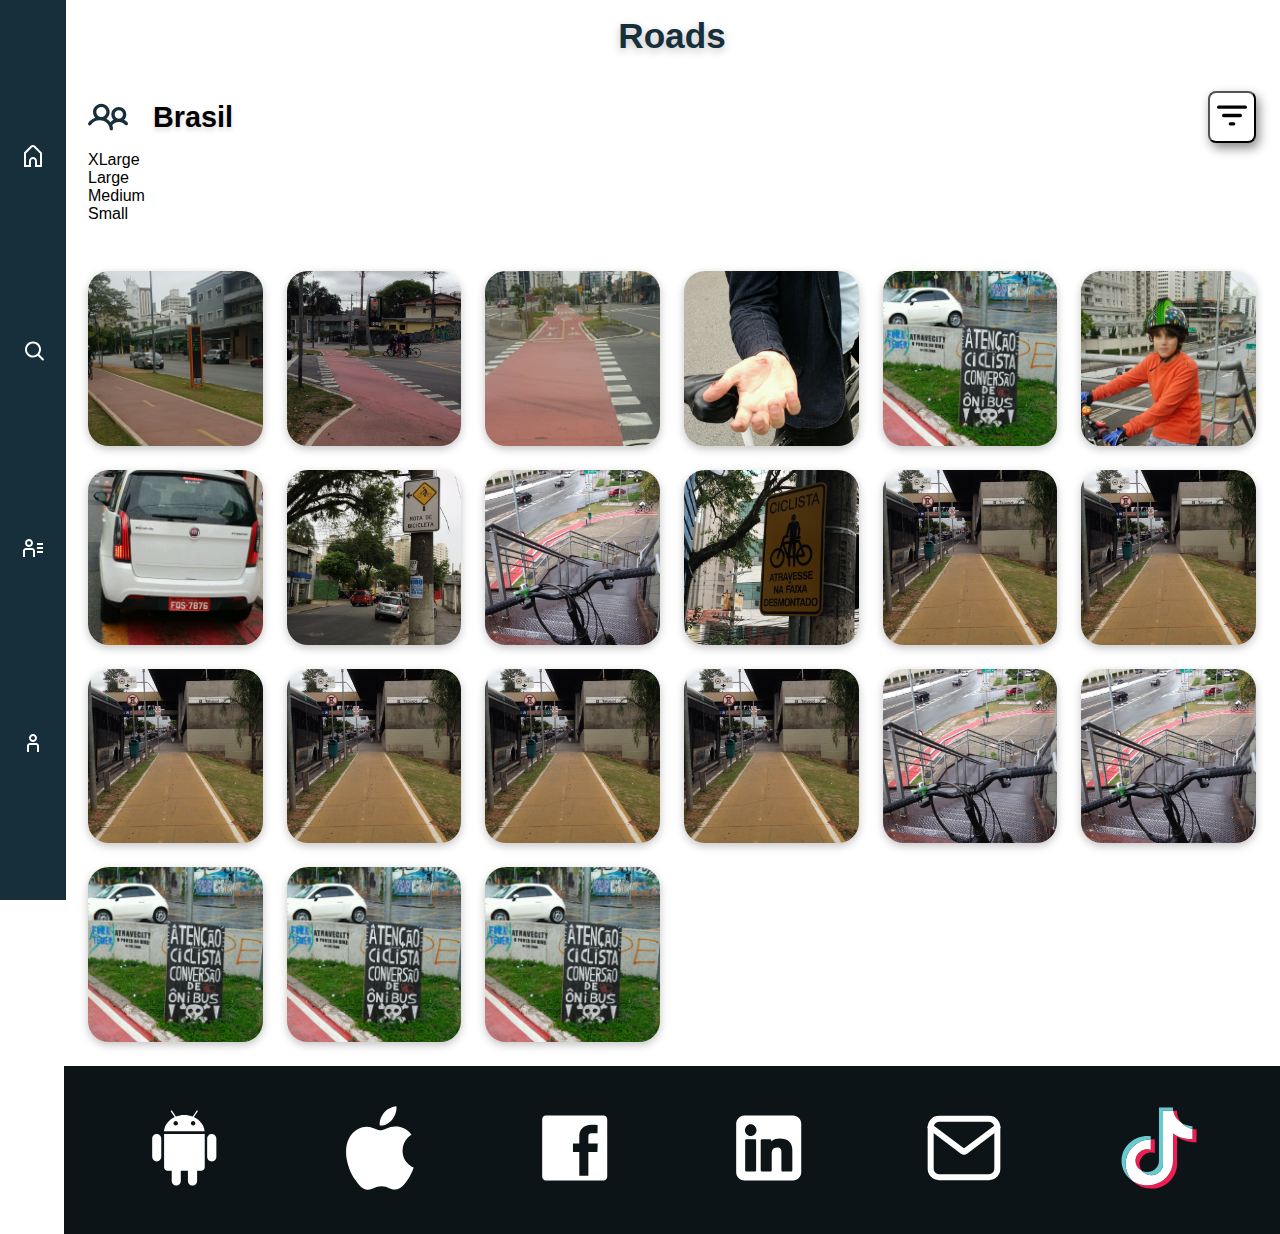
<file: index.html>
<!DOCTYPE html>
<html lang="en">
    <head>
        <meta charset="UTF-8">
        <meta name="viewport" content="width=device-width, initial-scale=1.0">
        <title>SnappThis</title>
        <link rel="stylesheet" href="./styles/style.css">
        <link href="https://fonts.cdnfonts.com/css/bariol" rel="stylesheet">
    </head>

    <body>
        <!-- Navigation -->
        <nav class="nav-bar" aria-label="Navigation">
            <ul>
                <li>
                    <a href="index.html" aria-label="Go to homepage">
                        <svg width="24" height="24" viewBox="0 0 24 24" fill="none" xmlns="http://www.w3.org/2000/svg"><path fill-rule="evenodd" clip-rule="evenodd" d="M21 8.77217L14.0208 1.79299C12.8492 0.621414 10.9497 0.621413 9.77817 1.79299L3 8.57116V23.0858H10V17.0858C10 15.9812 10.8954 15.0858 12 15.0858C13.1046 15.0858 14 15.9812 14 17.0858V23.0858H21V8.77217ZM11.1924 3.2072L5 9.39959V21.0858H8V17.0858C8 14.8767 9.79086 13.0858 12 13.0858C14.2091 13.0858 16 14.8767 16 17.0858V21.0858H19V9.6006L12.6066 3.2072C12.2161 2.81668 11.5829 2.81668 11.1924 3.2072Z" fill="white" /></svg>
                    </a>
                </li>

                <li>
                    <a href="explore.html" aria-label="Go to explorepage">
                        <svg width="24" height="24" viewBox="0 0 24 24" fill="none" xmlns="http://www.w3.org/2000/svg"><path fill-rule="evenodd" clip-rule="evenodd" d="M18.319 14.4326C20.7628 11.2941 20.542 6.75347 17.6569 3.86829C14.5327 0.744098 9.46734 0.744098 6.34315 3.86829C3.21895 6.99249 3.21895 12.0578 6.34315 15.182C9.22833 18.0672 13.769 18.2879 16.9075 15.8442C16.921 15.8595 16.9351 15.8745 16.9497 15.8891L21.1924 20.1317C21.5829 20.5223 22.2161 20.5223 22.6066 20.1317C22.9971 19.7412 22.9971 19.1081 22.6066 18.7175L18.364 14.4749C18.3493 14.4603 18.3343 14.4462 18.319 14.4326ZM16.2426 5.28251C18.5858 7.62565 18.5858 11.4246 16.2426 13.7678C13.8995 16.1109 10.1005 16.1109 7.75736 13.7678C5.41421 11.4246 5.41421 7.62565 7.75736 5.28251C10.1005 2.93936 13.8995 2.93936 16.2426 5.28251Z" fill="white" /></svg>
                    </a>
                </li>

                <li>
                    <a href="groups.html" aria-label="Invite users to join active snappgroups">
                        <svg width="24" height="24" viewBox="0 0 24 24" fill="none" xmlns="http://www.w3.org/2000/svg"><path fill-rule="evenodd" clip-rule="evenodd" d="M8 11C10.2091 11 12 9.20914 12 7C12 4.79086 10.2091 3 8 3C5.79086 3 4 4.79086 4 7C4 9.20914 5.79086 11 8 11ZM8 9C9.10457 9 10 8.10457 10 7C10 5.89543 9.10457 5 8 5C6.89543 5 6 5.89543 6 7C6 8.10457 6.89543 9 8 9Z" fill="white" /><path d="M11 14C11.5523 14 12 14.4477 12 15V21H14V15C14 13.3431 12.6569 12 11 12H5C3.34315 12 2 13.3431 2 15V21H4V15C4 14.4477 4.44772 14 5 14H11Z" fill="white" /><path d="M22 11H16V13H22V11Z" fill="white" /><path d="M16 15H22V17H16V15Z" fill="white" /><path d="M22 7H16V9H22V7Z" fill="white" /></svg>
                    </a>
                </li>

                <li>
                    <a href="profile.html" aria-label="Go to your profile">
                        <svg width="24" height="24" viewBox="0 0 24 24" fill="none" xmlns="http://www.w3.org/2000/svg"><path fill-rule="evenodd" clip-rule="evenodd" d="M16 7C16 9.20914 14.2091 11 12 11C9.79086 11 8 9.20914 8 7C8 4.79086 9.79086 3 12 3C14.2091 3 16 4.79086 16 7ZM14 7C14 8.10457 13.1046 9 12 9C10.8954 9 10 8.10457 10 7C10 5.89543 10.8954 5 12 5C13.1046 5 14 5.89543 14 7Z" fill="white" /><path d="M16 15C16 14.4477 15.5523 14 15 14H9C8.44772 14 8 14.4477 8 15V21H6V15C6 13.3431 7.34315 12 9 12H15C16.6569 12 18 13.3431 18 15V21H16V15Z" fill="white" /></svg>
                    </a>
                </li>
            </ul>
        </nav>

        <!-- Header -->
        <header class="mindmap-name">
            <h1>Roads</h1>
        </header>

        <!-- Main Section -->
        <main>
            <!-- Mindmap Section -->
            <section class="group-section" aria-label="group-title">
                <article class="group-name">
                    <img src="./assets/group-svgrepo-com.svg" id="group-icon" alt="Groupname Icon" width="40" height="40">
                    <h2 id="group-title">Brasil</h2>
                    <button id="filter" aria-label="Filter photo's">
                        <img src="./assets/filter-svgrepo-com.svg" alt="" width="40" height="45">
                    </button>
                    <ul class="filter-menu" id="filterMenu">
                        <li class="xlarge">XLarge</li>
                        <li class="large" id="active">Large</li>
                        <li class="medium">Medium</li>
                        <li class="small">Small</li>
                    </ul>
                </article>

            <!-- Photo's -->
            <section class="photo-container" aria-label="Photo's of group">
                <a href="detailpage.html" aria-label="View photo of São Paulo Pinheiros 1">
                    <img src="./assets/Cyclist-challenges/07THpQEvgN-justguerra-São-Paulo-Pinheiros.jpg" alt="Cycle path in São Paulo, Pinheiros 1">
                </a>

                <a href="detailpage.html" aria-label="View photo of São Paulo Pinheiros 2">
                    <img src="./assets/Cyclist-challenges/1eSkHe2Oxj-osmarsanches-São-Paulo-Pinheiros.jpg" alt="Cycle path in São Paulo, Pinheiros 2">
                </a>   

                <a href="detailpage.html" aria-label="View photo of São Paulo Pinheiros 3">
                    <img src="./assets/Cyclist-challenges/2qotcLC46v-justguerra-São-Paulo-Pinheiros.jpg" alt="Cycle path in São Paulo, Pinheiros 3">
                </a>

                <a href="detailpage.html" aria-label="View photo of São Paulo Pinheiros 4">
                    <img src="./assets/Cyclist-challenges/3phFqjIc3f-andreleme.fleury-São-Paulo-Pinheiros.jpg" alt="A hand with scratches">
                </a>

                <a href="detailpage.html" aria-label="View photo of São Paulo Pinheiros 5">
                    <img src="./assets/Cyclist-challenges/4Y2S9obv0f-Camila-São-Paulo-Pinheiros.jpg" alt="Warning sign along the road">
                </a>

                <a href="detailpage.html" aria-label="View photo of São Paulo Jardim">
                    <img src="./assets/Cyclist-challenges/6FGsgTENsa-justguerra-São-Paulo-Jardim EuropaPIX.jpg" alt="Blurred cyclist in São Paulo, Pinheiros">
                </a>

                <a href="detailpage.html" aria-label="View photo of São Paulo Pinheiros 6">
                    <img src="./assets/Cyclist-challenges/6qJZu130AK-stefano-São-Paulo-Pinheiros.jpg" alt="The back of a car">
                </a>

                <a href="detailpage.html" aria-label="View photo of São Paulo Vila Madalena">
                    <img src="./assets/Cyclist-challenges/8CFSIqOLKz-martijndewaal-São-Paulo-Vila-Madalena.jpg" alt="Road with cars">
                </a>

                <a href="detailpage.html" aria-label="View photo of São Paulo Vila Madalena 2">
                    <img src="./assets/Cyclist-challenges/AEH43Hg5ha-Camila-São-Paulo-Vila-Madalena.jpg" alt="Stairs with view on the road">
                </a>

                <a href="detailpage.html" aria-label="View photo of São Paulo Vila Madalena 3">
                    <img src="./assets/Cyclist-challenges/asZ1zJWnfh-martijndewaal-São-Paulo-Vila-Madalena.jpg" alt="Cyclist warning sign">
                </a>

                <a href="detailpage.html" aria-label="View photo of São Paulo Cidade Mãe do Céu">
                    <img src="./assets/Cyclist-challenges/Atw5MXSrQA-osmarsanches-São-Paulo-Cidade-Mãe-do-Céu.jpg" alt="Sidewalk with bus on the left">
                </a>

                <a href="detailpage.html" aria-label="View photo of São Paulo Cidade Mãe do Céu">
                    <img src="./assets/Cyclist-challenges/Atw5MXSrQA-osmarsanches-São-Paulo-Cidade-Mãe-do-Céu.jpg" alt="Sidewalk with bus on the left">
                </a>

                <a href="detailpage.html" aria-label="View photo of São Paulo Cidade Mãe do Céu">
                    <img src="./assets/Cyclist-challenges/Atw5MXSrQA-osmarsanches-São-Paulo-Cidade-Mãe-do-Céu.jpg" alt="Sidewalk with bus on the left">
                </a>

                <a href="detailpage.html" aria-label="View photo of São Paulo Cidade Mãe do Céu">
                    <img src="./assets/Cyclist-challenges/Atw5MXSrQA-osmarsanches-São-Paulo-Cidade-Mãe-do-Céu.jpg" alt="Sidewalk with bus on the left">
                </a>

                <a href="detailpage.html" aria-label="View photo of São Paulo Cidade Mãe do Céu">
                    <img src="./assets/Cyclist-challenges/Atw5MXSrQA-osmarsanches-São-Paulo-Cidade-Mãe-do-Céu.jpg" alt="Sidewalk with bus on the left">
                </a>

                <a href="detailpage.html" aria-label="View photo of São Paulo Cidade Mãe do Céu">
                    <img src="./assets/Cyclist-challenges/Atw5MXSrQA-osmarsanches-São-Paulo-Cidade-Mãe-do-Céu.jpg" alt="Sidewalk with bus on the left">
                </a>

                <a href="detailpage.html" aria-label="View photo of São Paulo Vila Madalena 2">
                    <img src="./assets/Cyclist-challenges/AEH43Hg5ha-Camila-São-Paulo-Vila-Madalena.jpg" alt="Stairs with view on the road">
                </a>

                <a href="detailpage.html" aria-label="View photo of São Paulo Vila Madalena 2">
                    <img src="./assets/Cyclist-challenges/AEH43Hg5ha-Camila-São-Paulo-Vila-Madalena.jpg" alt="Stairs with view on the road">
                </a>

                <a href="detailpage.html" aria-label="View photo of São Paulo Pinheiros 5">
                    <img src="./assets/Cyclist-challenges/4Y2S9obv0f-Camila-São-Paulo-Pinheiros.jpg" alt="Warning sign along the road">
                </a>

                <a href="detailpage.html" aria-label="View photo of São Paulo Pinheiros 5">
                    <img src="./assets/Cyclist-challenges/4Y2S9obv0f-Camila-São-Paulo-Pinheiros.jpg" alt="Warning sign along the road">
                </a>

                <a href="detailpage.html" aria-label="View photo of São Paulo Pinheiros 5">
                    <img src="./assets/Cyclist-challenges/4Y2S9obv0f-Camila-São-Paulo-Pinheiros.jpg" alt="Warning sign along the road">
                </a>
                </section>
            </section>
        </main>

        <!-- Footer -->
        <footer class="footer" aria-label="Footer">
            <ul class="footer-list">
                <li>
                    <a href="https://play.google.com/store/apps?hl=nl" aria-label="Download on Android (opens new tab)" target="_blank" rel="noopener noreferrer">
                        <img src="./assets/android-svgrepo-com.svg" alt="Android Icon">
                    </a>
                </li>

                <li>
                    <a href="https://www.apple.com/nl/app-store/" aria-label="Download on Apple (opens new tab)" target="_blank" rel="noopener noreferrer">
                        <img src="./assets/apple-logo-svgrepo-com.svg" alt="Apple Icon">
                    </a>
                </li>

                <li>
                    <a href="https://www.facebook.com/snappthis/" aria-label="Go to SnappThis on Facebook">
                        <img src="./assets/facebook-svgrepo-com.svg" alt="">
                    </a>
                </li>  
                
                <li>
                    <a href="https://www.linkedin.com/company/snappthis" aria-label="Go to SnappThis on Linkedin">
                        <img src="./assets/linkedin-svgrepo-com.svg" alt="">
                    </a>
                </li>

                <li>
                    <a href="https://mail.google.com/mail/?view=cm&fs=1&to=feedback@snappthis.com" aria-label="Send an e-mail to SnappThis (opens new tab)" target="_blank" rel="noopener noreferrer">
                        <img src="./assets/mail-svgrepo-com.svg" alt="">
                    </a>
                </li>

                <li>
                    <a href="https://x.com/snappthisapp" aria-label="Go to SnappThis on Twitter">
                        <img src="./assets/tiktok-svgrepo-com.svg" alt="">
                    </a>
                </li>
            </ul>
        </footer>
    <script src="./scripts/script.js"></script>
    </body>
</html>
</file>
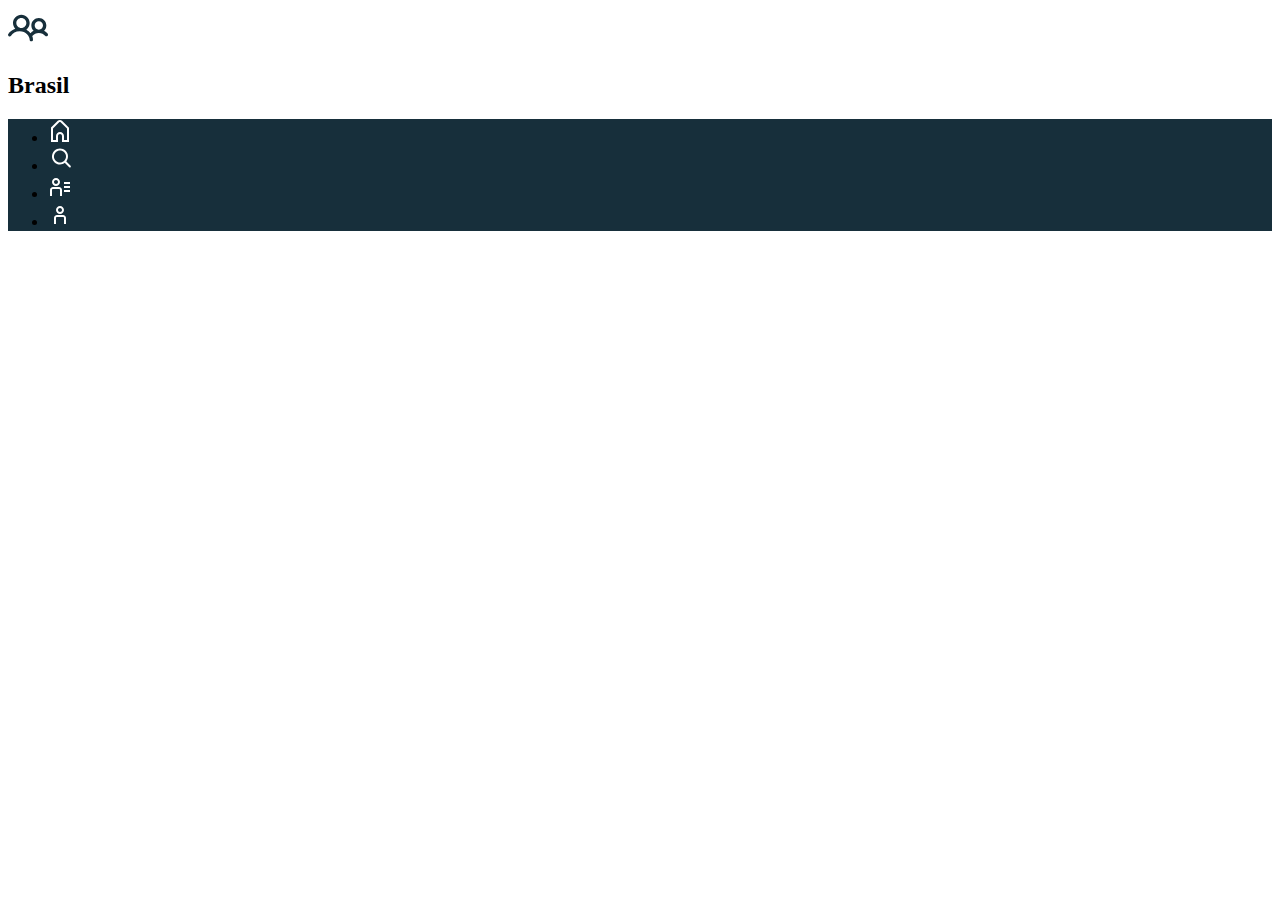
<file: detailpage.html>
<!DOCTYPE html>
<html lang="en">
<head>
    <meta charset="UTF-8">
    <meta name="viewport" content="width=device-width, initial-scale=1.0">
    <title>Detailpage</title>
    <link rel="stylesheet" href="./styles/detail.css">
</head>

<body>
    <header class="likes">

    </header>

    <main>
        <!-- Group Name -->
        <section class="group-section" aria-label="group-title">
            <article class="group-name">
                <img src="./assets/group-svgrepo-com.svg" id="group-icon" alt="Groupname Icon" width="40" height="40">
                <h2 id="group-title">Brasil</h2>
            </article>
        </section>

        
    </main>

    <!-- Navigation -->
    <nav class="nav-bar" aria-label="Navigation">
        <ul>
            <li>
                <a href="index.html" aria-label="Go to homepage">
                    <svg width="24" height="24" viewBox="0 0 24 24" fill="none" xmlns="http://www.w3.org/2000/svg"><path fill-rule="evenodd" clip-rule="evenodd" d="M21 8.77217L14.0208 1.79299C12.8492 0.621414 10.9497 0.621413 9.77817 1.79299L3 8.57116V23.0858H10V17.0858C10 15.9812 10.8954 15.0858 12 15.0858C13.1046 15.0858 14 15.9812 14 17.0858V23.0858H21V8.77217ZM11.1924 3.2072L5 9.39959V21.0858H8V17.0858C8 14.8767 9.79086 13.0858 12 13.0858C14.2091 13.0858 16 14.8767 16 17.0858V21.0858H19V9.6006L12.6066 3.2072C12.2161 2.81668 11.5829 2.81668 11.1924 3.2072Z" fill="white" /></svg>
                </a>
            </li>

            <li>
                <a href="explore.html" aria-label="Go to explorepage">
                    <svg width="24" height="24" viewBox="0 0 24 24" fill="none" xmlns="http://www.w3.org/2000/svg"><path fill-rule="evenodd" clip-rule="evenodd" d="M18.319 14.4326C20.7628 11.2941 20.542 6.75347 17.6569 3.86829C14.5327 0.744098 9.46734 0.744098 6.34315 3.86829C3.21895 6.99249 3.21895 12.0578 6.34315 15.182C9.22833 18.0672 13.769 18.2879 16.9075 15.8442C16.921 15.8595 16.9351 15.8745 16.9497 15.8891L21.1924 20.1317C21.5829 20.5223 22.2161 20.5223 22.6066 20.1317C22.9971 19.7412 22.9971 19.1081 22.6066 18.7175L18.364 14.4749C18.3493 14.4603 18.3343 14.4462 18.319 14.4326ZM16.2426 5.28251C18.5858 7.62565 18.5858 11.4246 16.2426 13.7678C13.8995 16.1109 10.1005 16.1109 7.75736 13.7678C5.41421 11.4246 5.41421 7.62565 7.75736 5.28251C10.1005 2.93936 13.8995 2.93936 16.2426 5.28251Z" fill="white" /></svg>
                </a>
            </li>

            <li>
                <a href="groups.html" aria-label="Invite users to join active snappgroups">
                    <svg width="24" height="24" viewBox="0 0 24 24" fill="none" xmlns="http://www.w3.org/2000/svg"><path fill-rule="evenodd" clip-rule="evenodd" d="M8 11C10.2091 11 12 9.20914 12 7C12 4.79086 10.2091 3 8 3C5.79086 3 4 4.79086 4 7C4 9.20914 5.79086 11 8 11ZM8 9C9.10457 9 10 8.10457 10 7C10 5.89543 9.10457 5 8 5C6.89543 5 6 5.89543 6 7C6 8.10457 6.89543 9 8 9Z" fill="white" /><path d="M11 14C11.5523 14 12 14.4477 12 15V21H14V15C14 13.3431 12.6569 12 11 12H5C3.34315 12 2 13.3431 2 15V21H4V15C4 14.4477 4.44772 14 5 14H11Z" fill="white" /><path d="M22 11H16V13H22V11Z" fill="white" /><path d="M16 15H22V17H16V15Z" fill="white" /><path d="M22 7H16V9H22V7Z" fill="white" /></svg>
                </a>
            </li>

            <li>
                <a href="profile.html" aria-label="Go to your profile">
                    <svg width="24" height="24" viewBox="0 0 24 24" fill="none" xmlns="http://www.w3.org/2000/svg"><path fill-rule="evenodd" clip-rule="evenodd" d="M16 7C16 9.20914 14.2091 11 12 11C9.79086 11 8 9.20914 8 7C8 4.79086 9.79086 3 12 3C14.2091 3 16 4.79086 16 7ZM14 7C14 8.10457 13.1046 9 12 9C10.8954 9 10 8.10457 10 7C10 5.89543 10.8954 5 12 5C13.1046 5 14 5.89543 14 7Z" fill="white" /><path d="M16 15C16 14.4477 15.5523 14 15 14H9C8.44772 14 8 14.4477 8 15V21H6V15C6 13.3431 7.34315 12 9 12H15C16.6569 12 18 13.3431 18 15V21H16V15Z" fill="white" /></svg>
                </a>
            </li>
        </ul>
    </nav>
    
</body>
</html>
</file>
<file: styles/detail.css>
header {
    background-color: #172F3B;

}

nav {
    background-color: #172F3B;
}
</file>
<file: styles/style.css>
/* CSS-reset */
* {
    box-sizing: border-box;
    margin: 0;
    padding: 0;
    list-style: none;
}

/* WRAPPER */
body {
    font-family: 'Bariol', sans-serif;
    /* Het scherm wordt altijd gevuld (viewheight) */
    height: 100dvh;
    
    /* Grote Ipads en Tablets */
    @media (min-width: 700px) {
        padding-inline-start: 4em;
    }
}

/* NAV */
.nav-bar {
    position: fixed;
    bottom: 0;
    left: 0;
    right: 0;
    background-color: #172F3B;
    z-index: 10;

    /* Grote Ipads en Tablets */
    @media (min-width: 700px) {
        max-width: fit-content;
        left: 0;
        top:0;
        bottom:0;
        right:unset;
    }

    ul {
        display: grid;
        grid-template-columns: 1fr 1fr 1fr 1fr;
        padding: 1.1rem;

        li a {
            display: grid;
            justify-items: center;
            align-items: center;
        }

        /* Grote Ipads en Tablets */
        @media (min-width: 700px) {
            display: flex;
            flex-direction: column;
            gap: 3rem;
            height: 100%;
            justify-content: space-evenly;
            padding: 1.3rem;
        }
    }
}

/* HEADER */
.mindmap-name {
    background-color: #172F3B;
    width: 100dvw;
    padding: 0.7rem ;
    text-align: center;
    -webkit-text-fill-color: #FFFFFF;
    font-size: 1.1rem;

        /* Grote Ipads en Tablets */
        @media (min-width: 700px) {
        width: 100%;
        background-color: #FFFFFF;
        padding-top: 1rem;
        -webkit-text-fill-color: #172F3B;
        text-shadow: rgba(0, 0, 0, 0.24) 0px 3px 8px;
    }
}

/* MAIN */
.group-name {
    display: grid;
    grid-template-columns: auto 1fr auto;
    align-items: center;
    padding: 1.5rem;
    gap: 0.5rem;
}

#group-title {
    font-size: 1.8rem;
    text-shadow: rgba(0, 0, 0, 0.15) 0px 3px 5px;
}

#filter {
    z-index: 10;
    background-color: #ffffff;
    border-radius: 0.5rem;
    box-shadow: 3px 5px 11px #888888;
    width: 3rem;
    height: auto;
    cursor: pointer;
}

.photo-container {
    display: grid;
    grid-template-columns:repeat(auto-fit, minmax(170px, 1fr));
    gap: 1.5rem;
    padding: 1rem;
    padding-bottom: 7rem;

   /* Grote Ipads en Tablets */
    @media (min-width: 700px) {
        padding: 1.5rem;
    }

    img {
        /* Foto's even breed als de grid van photo-container */
        width: 100%;
        display: block; /* moest van sanne */
        aspect-ratio: 1 / 1;
        border-radius: 1.3rem;
        object-fit: cover;
        box-shadow: rgb(0 0 0 / 0.24) 0px 3px 8px;
        transition: 0.3s ;

        &:hover {
            transform: rotate(2deg) scale(1.1);
            box-shadow: rgba(0 0 0 / 0.35) 0px 5px 15px;    
        }
    }
}

/* FOOTER */
footer {
    display: none;

    img {
            &:hover {
            background-color: #00e53d;
            transition: 0.5s;
        }
    }

    /* Grote Ipads en Tablets */
    @media (min-width: 700px) {
        display: grid;
        background-color: #0c1417;
        padding: 2rem;

        .footer-list {
            display: grid;
            grid-template-columns:repeat(auto-fit, minmax(70px, 1fr));
            justify-items: center;
            gap: 1em;
        }
    }
}
</file>
